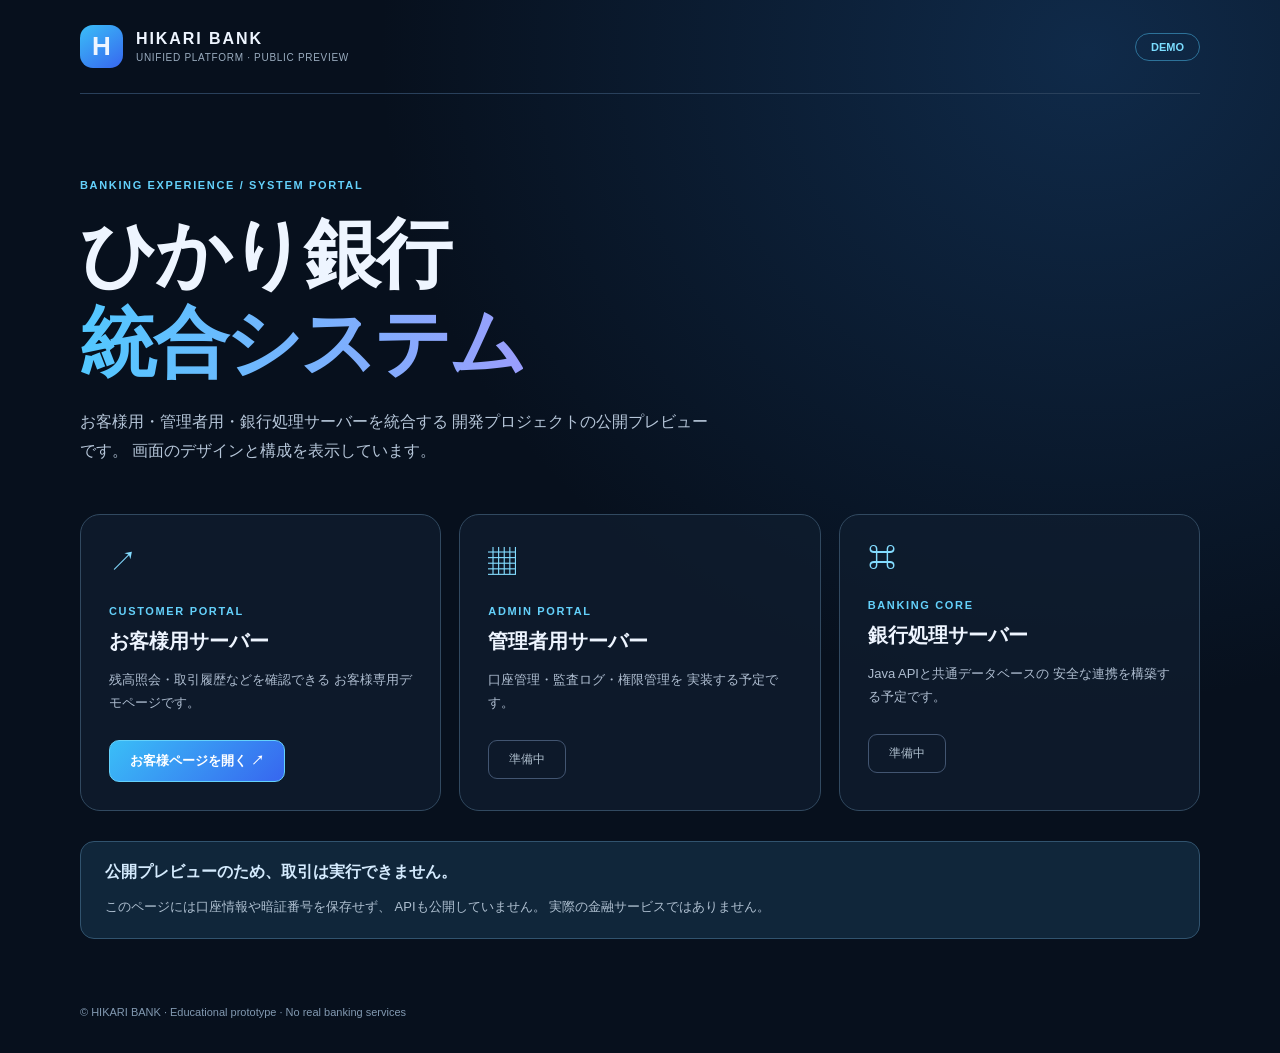
<file: docs/index.html>
<!doctype html>
<html lang="ja">
<head>
  <meta charset="utf-8">
  <meta name="viewport" content="width=device-width, initial-scale=1">
  <meta name="robots" content="noindex,nofollow">
  <title>HIKARI BANK | System Preview</title>
  <link rel="stylesheet" href="./styles.css">
</head>

<body>
  <div class="shell">
    <header>
      <div class="logo">H</div>
      <div>
        <strong>HIKARI BANK</strong>
        <small>UNIFIED PLATFORM · PUBLIC PREVIEW</small>
      </div>
      <span class="state">DEMO</span>
    </header>

    <main>
      <p class="kicker">BANKING EXPERIENCE / SYSTEM PORTAL</p>

      <h1>
        ひかり銀行<br>
        <em>統合システム</em>
      </h1>

      <p class="intro">
        お客様用・管理者用・銀行処理サーバーを統合する
        開発プロジェクトの公開プレビューです。
        画面のデザインと構成を表示しています。
      </p>

      <div class="cards">
        <!-- お客様専用ページ -->
        <section>
          <span class="symbol">↗</span>
          <p class="tag">CUSTOMER PORTAL</p>
          <h2>お客様用サーバー</h2>
          <p>
            残高照会・取引履歴などを確認できる
            お客様専用デモページです。
          </p>
          <a class="customer-link" href="./customer.html">
            お客様ページを開く ↗
          </a>
        </section>

        <!-- 管理者用サーバー -->
        <section>
          <span class="symbol">▦</span>
          <p class="tag">ADMIN PORTAL</p>
          <h2>管理者用サーバー</h2>
          <p>
            口座管理・監査ログ・権限管理を
            実装する予定です。
          </p>
          <span class="disabled">準備中</span>
        </section>

        <!-- 銀行処理サーバー -->
        <section>
          <span class="symbol">⌘</span>
          <p class="tag">BANKING CORE</p>
          <h2>銀行処理サーバー</h2>
          <p>
            Java APIと共通データベースの
            安全な連携を構築する予定です。
          </p>
          <span class="disabled">準備中</span>
        </section>
      </div>

      <div class="notice">
        <strong>
          公開プレビューのため、取引は実行できません。
        </strong>
        <p>
          このページには口座情報や暗証番号を保存せず、
          APIも公開していません。
          実際の金融サービスではありません。
        </p>
      </div>
    </main>

    <footer>
      © HIKARI BANK · Educational prototype ·
      No real banking services
    </footer>
  </div>
</body>
</html>
</file>
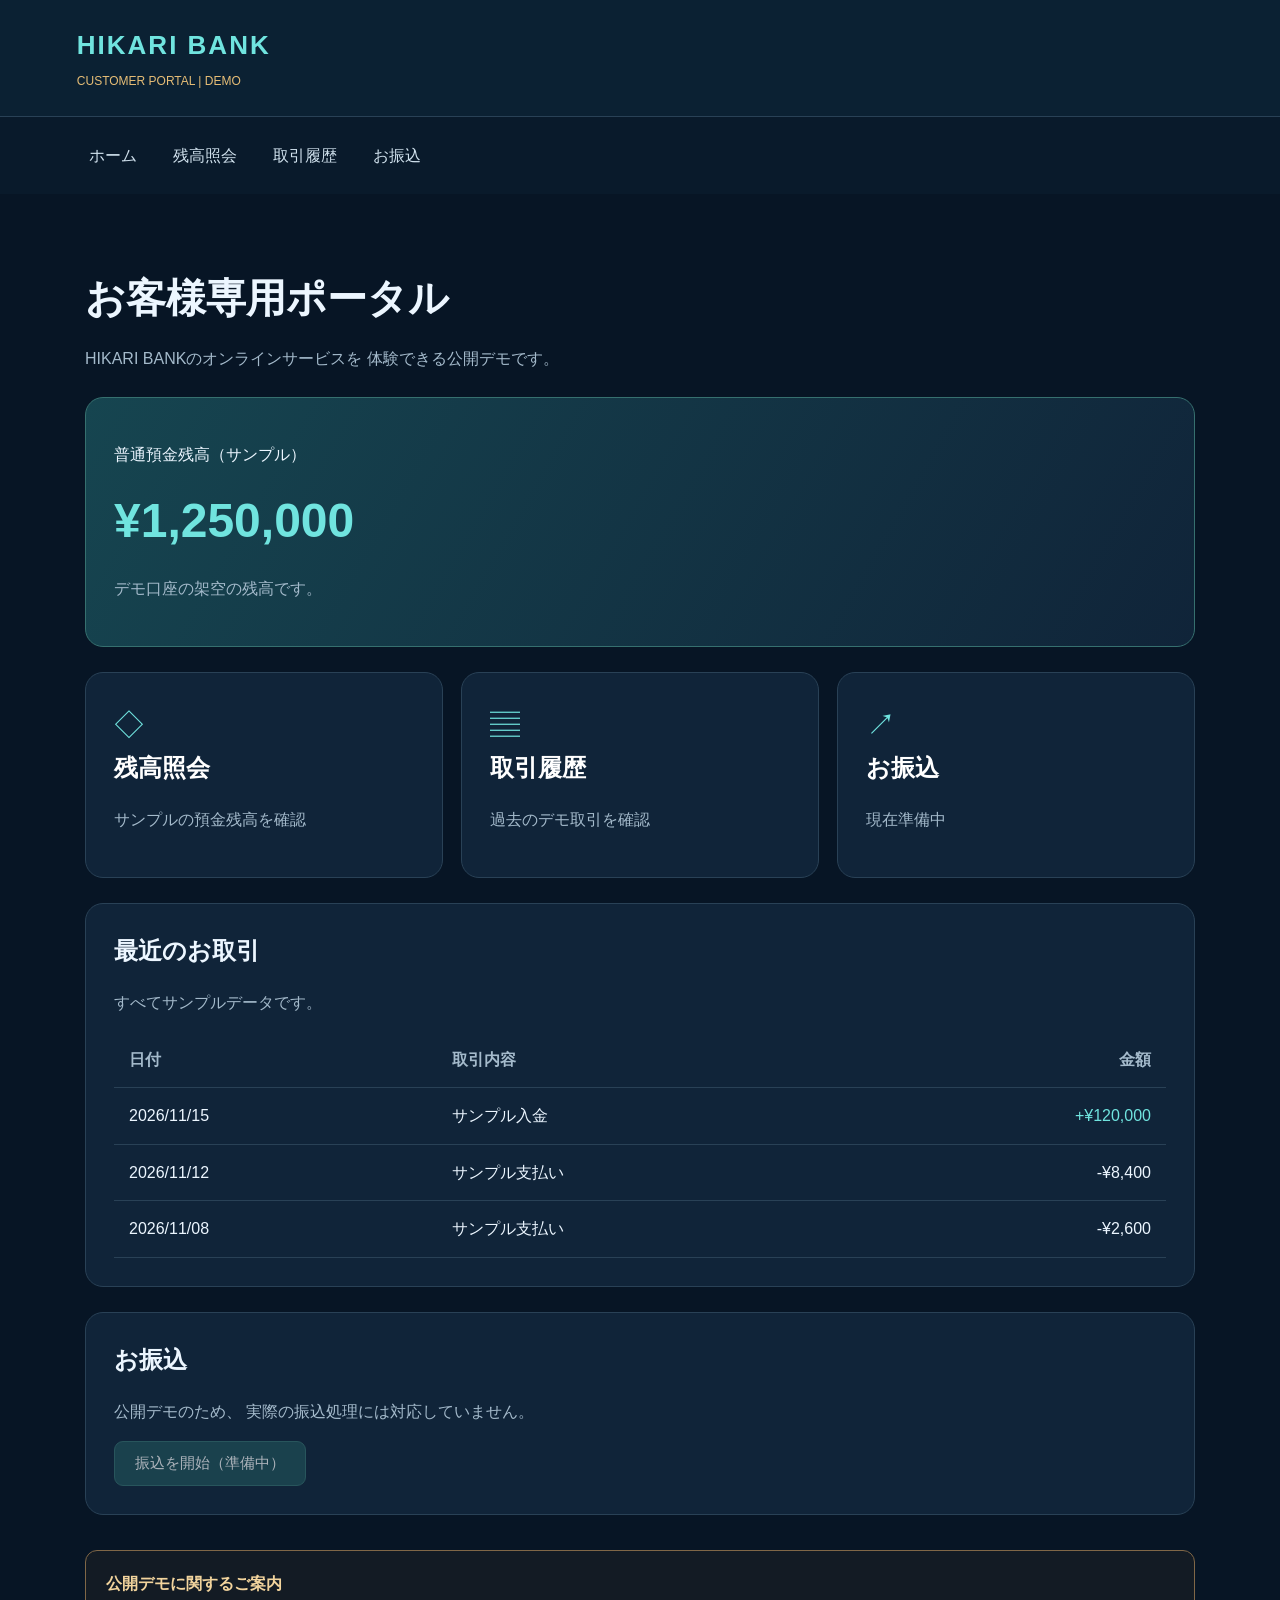
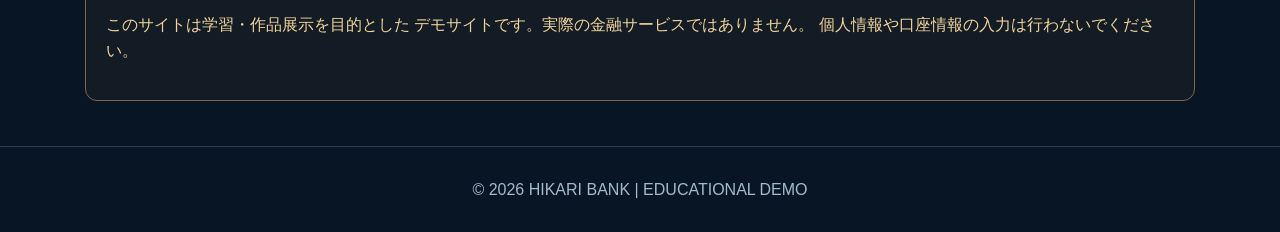
<file: docs/customer.html>
<!DOCTYPE html>
<html lang="ja">
<head>
  <meta charset="UTF-8">
  <meta name="viewport" content="width=device-width, initial-scale=1.0">
  <meta name="robots" content="noindex, nofollow">
  <title>HIKARI BANK | お客様専用ポータル</title>

  <style>
    :root {
      --bg: #071525;
      --panel: #102439;
      --line: #294156;
      --text: #ecf6ff;
      --muted: #a4bacb;
      --accent: #70e4df;
    }

    * {
      box-sizing: border-box;
    }

    body {
      margin: 0;
      background: var(--bg);
      color: var(--text);
      font-family: -apple-system, BlinkMacSystemFont,
        "Helvetica Neue", sans-serif;
      line-height: 1.6;
    }

    header {
      background: #0b2133;
      padding: 25px 6%;
      border-bottom: 1px solid var(--line);
    }

    .brand {
      color: var(--accent);
      font-size: 26px;
      font-weight: 800;
      letter-spacing: 2px;
    }

    .demo {
      color: #e6bd76;
      font-size: 12px;
      margin-top: 5px;
    }

    nav {
      display: flex;
      flex-wrap: wrap;
      gap: 12px;
      padding: 18px 6%;
      background: #091a2b;
    }

    nav a {
      color: #d0e1ed;
      text-decoration: none;
      padding: 8px 12px;
      border-radius: 8px;
    }

    nav a:hover {
      background: #173b4b;
    }

    main {
      max-width: 1150px;
      margin: auto;
      padding: 45px 20px;
    }

    h1 {
      font-size: clamp(27px, 5vw, 40px);
      margin-bottom: 10px;
    }

    h2 {
      margin-top: 0;
    }

    .muted {
      color: var(--muted);
    }

    .card {
      background: var(--panel);
      border: 1px solid var(--line);
      border-radius: 18px;
      padding: 28px;
      margin-top: 25px;
    }

    .balance {
      background: linear-gradient(120deg, #164550, #102439);
      border-color: #36706f;
    }

    .amount {
      color: var(--accent);
      font-size: clamp(32px, 6vw, 48px);
      font-weight: bold;
      margin: 14px 0;
    }

    .grid {
      display: grid;
      grid-template-columns: repeat(3, 1fr);
      gap: 18px;
    }

    .service {
      text-decoration: none;
      color: white;
      transition: transform .2s;
    }

    .service:hover {
      transform: translateY(-4px);
      border-color: var(--accent);
    }

    .service-icon {
      font-size: 30px;
      color: var(--accent);
    }

    table {
      width: 100%;
      border-collapse: collapse;
      min-width: 480px;
    }

    th, td {
      padding: 15px;
      text-align: left;
      border-bottom: 1px solid var(--line);
    }

    th {
      color: var(--muted);
    }

    th:last-child, td:last-child {
      text-align: right;
    }

    .history {
      overflow-x: auto;
    }

    .positive {
      color: var(--accent);
    }

    button {
      background: #205159;
      color: white;
      border: 1px solid #36706f;
      padding: 12px 20px;
      border-radius: 9px;
      font-size: 15px;
    }

    button:disabled {
      cursor: not-allowed;
      opacity: .65;
    }

    .warning {
      background: #392d2040;
      border: 1px solid #806747;
      border-radius: 12px;
      padding: 20px;
      margin-top: 35px;
      color: #f2d49d;
    }

    footer {
      text-align: center;
      padding: 30px;
      color: var(--muted);
      border-top: 1px solid var(--line);
    }

    @media (max-width: 700px) {
      .grid {
        grid-template-columns: 1fr;
      }

      .card {
        padding: 20px;
      }
    }
  </style>
</head>

<body>

  <header>
    <div class="brand">HIKARI BANK</div>
    <div class="demo">CUSTOMER PORTAL | DEMO</div>
  </header>

  <nav>
    <a href="#home">ホーム</a>
    <a href="#balance">残高照会</a>
    <a href="#history">取引履歴</a>
    <a href="#transfer">お振込</a>
  </nav>

  <main id="home">

    <h1>お客様専用ポータル</h1>
    <p class="muted">
      HIKARI BANKのオンラインサービスを
      体験できる公開デモです。
    </p>

    <section class="card balance" id="balance">
      <p>普通預金残高（サンプル）</p>
      <div class="amount">¥1,250,000</div>
      <p class="muted">
        デモ口座の架空の残高です。
      </p>
    </section>

    <section class="grid">

      <a class="card service" href="#balance">
        <div class="service-icon">◇</div>
        <h2>残高照会</h2>
        <p class="muted">サンプルの預金残高を確認</p>
      </a>

      <a class="card service" href="#history">
        <div class="service-icon">▤</div>
        <h2>取引履歴</h2>
        <p class="muted">過去のデモ取引を確認</p>
      </a>

      <a class="card service" href="#transfer">
        <div class="service-icon">↗</div>
        <h2>お振込</h2>
        <p class="muted">現在準備中</p>
      </a>

    </section>

    <section class="card" id="history">

      <h2>最近のお取引</h2>
      <p class="muted">すべてサンプルデータです。</p>

      <div class="history">
        <table>
          <thead>
            <tr>
              <th>日付</th>
              <th>取引内容</th>
              <th>金額</th>
            </tr>
          </thead>

          <tbody>
            <tr>
              <td>2026/11/15</td>
              <td>サンプル入金</td>
              <td class="positive">+¥120,000</td>
            </tr>

            <tr>
              <td>2026/11/12</td>
              <td>サンプル支払い</td>
              <td>-¥8,400</td>
            </tr>

            <tr>
              <td>2026/11/08</td>
              <td>サンプル支払い</td>
              <td>-¥2,600</td>
            </tr>
          </tbody>
        </table>
      </div>

    </section>

    <section class="card" id="transfer">

      <h2>お振込</h2>

      <p class="muted">
        公開デモのため、
        実際の振込処理には対応していません。
      </p>

      <button type="button" disabled>
        振込を開始（準備中）
      </button>

    </section>

    <div class="warning">
      <strong>公開デモに関するご案内</strong>
      <p>
        このサイトは学習・作品展示を目的とした
        デモサイトです。実際の金融サービスではありません。
        個人情報や口座情報の入力は行わないでください。
      </p>
    </div>

  </main>

  <footer>
    © 2026 HIKARI BANK | EDUCATIONAL DEMO
  </footer>

</body>
</html>
</file>
<file: docs/styles.css>
/* ==========================================
   HIKARI BANK
   UNIFIED PLATFORM - PUBLIC PREVIEW
   Main Stylesheet
========================================== */

/* 基本設定 */
* {
  box-sizing: border-box;
}

body {
  margin: 0;
  min-height: 100vh;
  background: #07101d;
  background-image: radial-gradient(
    ellipse at 85% 5%,
    #17417088,
    transparent 46%
  );
  color: #eef5ff;
  font-family:
    -apple-system,
    BlinkMacSystemFont,
    "Hiragino Kaku Gothic ProN",
    "Noto Sans JP",
    sans-serif;
}

/* 全体レイアウト */
.shell {
  width: min(1120px, calc(100% - 36px));
  margin: auto;
}

/* ==========================================
   HEADER
========================================== */

header {
  display: flex;
  align-items: center;
  gap: 13px;
  border-bottom: 1px solid #29405b;
  padding: 25px 0;
}

.logo {
  width: 43px;
  height: 43px;
  border-radius: 13px;
  background: linear-gradient(
    145deg,
    #3abef7,
    #3766ef
  );
  display: grid;
  place-items: center;
  font-weight: 900;
  font-size: 26px;
}

header strong {
  letter-spacing: 0.12em;
}

header small {
  display: block;
  font-size: 10px;
  color: #9aacbf;
  margin-top: 4px;
  letter-spacing: 0.07em;
}

.state {
  margin-left: auto;
  border: 1px solid #2d7299;
  border-radius: 30px;
  padding: 7px 15px;
  color: #7bddff;
  font-size: 11px;
  font-weight: 700;
}

/* ==========================================
   MAIN
========================================== */

main {
  padding: 74px 0 42px;
}

.kicker,
.tag {
  color: #64d1fb;
  font-weight: 700;
  letter-spacing: 0.15em;
  font-size: 11px;
}

h1 {
  font-size: clamp(42px, 7vw, 76px);
  line-height: 1.17;
  letter-spacing: -0.045em;
  margin: 19px 0;
}

h1 em {
  font-style: normal;
  background: linear-gradient(
    90deg,
    #52c8ff,
    #9a9efc
  );
  background-clip: text;
  -webkit-background-clip: text;
  color: transparent;
}

.intro {
  max-width: 640px;
  color: #b6c6d9;
  line-height: 1.85;
}

/* ==========================================
   SYSTEM CARDS
========================================== */

.cards {
  margin: 48px 0 30px;
  display: grid;
  grid-template-columns: repeat(3, minmax(0, 1fr));
  gap: 18px;
}

.cards section {
  min-height: 265px;
  border: 1px solid #314960;
  background: #101e30b8;
  border-radius: 20px;
  padding: 28px;
}

.symbol {
  font-size: 28px;
  color: #83dcff;
}

.tag {
  margin-top: 24px;
}

.cards h2 {
  font-size: 20px;
  margin: 10px 0;
}

.cards p:not(.tag) {
  font-size: 13px;
  color: #aebdd0;
  line-height: 1.8;
}

/* 準備中 */
.disabled {
  display: inline-block;
  margin-top: 12px;
  border: 1px solid #425571;
  border-radius: 9px;
  padding: 10px 20px;
  font-size: 12px;
  color: #afbfce;
}

/* ==========================================
   CUSTOMER PORTAL BUTTON
========================================== */

.customer-link {
  display: inline-flex;
  align-items: center;
  justify-content: center;

  margin-top: 12px;
  padding: 11px 20px;

  background: linear-gradient(
    135deg,
    #3abef7,
    #3766ef
  );

  border: 1px solid #64d1fb;
  border-radius: 10px;

  color: #ffffff;
  font-size: 13px;
  font-weight: 700;
  text-decoration: none;

  transition:
    transform 0.2s ease,
    box-shadow 0.2s ease;
}

.customer-link:hover {
  transform: translateY(-2px);
  box-shadow: 0 6px 22px #3abef744;
}

.customer-link:focus-visible {
  outline: 3px solid #ffffff;
  outline-offset: 4px;
}

/* ==========================================
   SECURITY NOTICE
========================================== */

.notice {
  padding: 20px 24px;
  border: 1px solid #31536e;
  border-radius: 14px;
  background: #10263a;
  color: #d4eafd;
}

.notice p {
  margin-bottom: 0;
  color: #aebfd0;
  font-size: 13px;
  line-height: 1.7;
}

/* ==========================================
   FOOTER
========================================== */

footer {
  padding: 25px 0 35px;
  color: #8299b1;
  font-size: 11px;
}

/* ==========================================
   RESPONSIVE DESIGN
========================================== */

@media (max-width: 760px) {
  main {
    padding-top: 45px;
  }

  .cards {
    grid-template-columns: 1fr;
    margin-top: 30px;
  }

  .cards section {
    min-height: unset;
  }

  header {
    padding: 18px 0;
  }

  .state {
    font-size: 10px;
    padding: 6px 10px;
  }

  .customer-link {
    width: 100%;
  }
}

/* 動きの軽減設定 */
@media (prefers-reduced-motion: reduce) {
  .customer-link {
    transition: none;
  }
}
</file>
